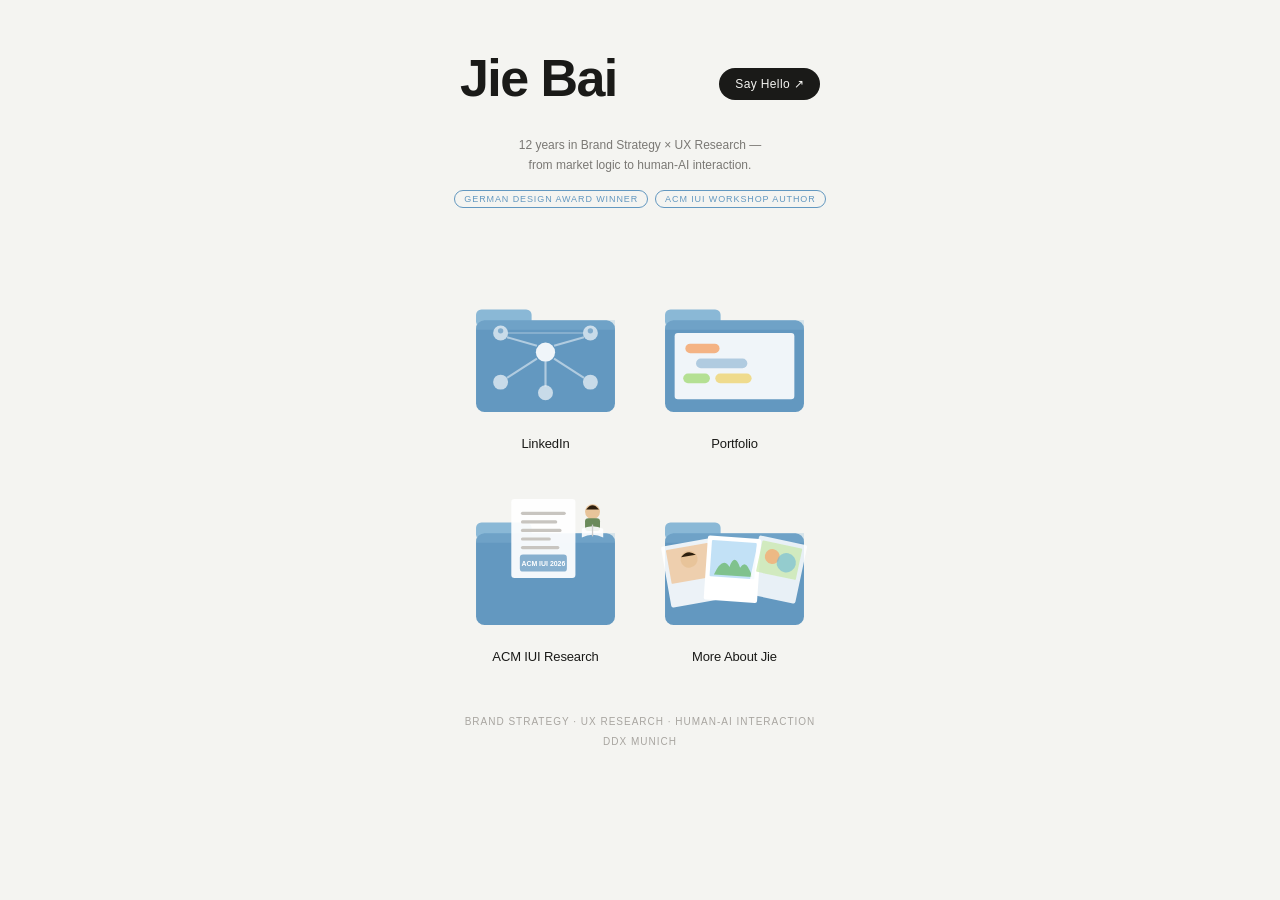
<file: hello (3).html>
<!DOCTYPE html>
<html lang="en">
<head>
<meta charset="UTF-8">
<meta name="viewport" content="width=device-width, initial-scale=1.0">
<title>Jie Bai</title>
<style>
  *, *::before, *::after { box-sizing: border-box; margin: 0; padding: 0; }

  body {
    background: #f4f4f1;
    font-family: 'Helvetica Neue', Helvetica, Arial, sans-serif;
    min-height: 100vh;
    display: flex;
    flex-direction: column;
    align-items: center;
    padding: 52px 24px 48px;
    -webkit-font-smoothing: antialiased;
  }

  .say-hello {
    background: #1a1a18;
    color: #f4f4f1;
    font-family: 'Helvetica Neue', Helvetica, Arial, sans-serif;
    font-size: 12px;
    font-weight: 500;
    letter-spacing: 0.03em;
    padding: 9px 16px;
    border-radius: 24px;
    text-decoration: none;
    transition: background 0.18s, transform 0.15s;
    white-space: nowrap;
  }
  .say-hello:hover { background: #6398c0; transform: scale(1.04); }

  .topbar {
    display: flex;
    align-items: center;
    justify-content: space-between;
    width: 100%;
    max-width: 360px;
    margin-bottom: 20px;
  }

  header { text-align: center; margin-bottom: 48px; }

  h1 {
    font-family: 'Helvetica Neue', Helvetica, Arial, sans-serif;
    font-size: 52px;
    font-weight: 700;
    color: #1a1a18;
    letter-spacing: -0.03em;
    margin-bottom: 12px;
    line-height: 1;
    text-align: left;
  }

  .tagline {
    font-size: 12px;
    color: #7a7874;
    line-height: 1.65;
    max-width: 268px;
    margin: 0 auto 14px;
    font-weight: 400;
  }

  .badges {
    display: flex;
    flex-wrap: wrap;
    gap: 7px;
    justify-content: center;
  }

  .badge {
    font-size: 9px;
    letter-spacing: 0.1em;
    text-transform: uppercase;
    color: #6398c0;
    border: 1px solid #6398c0;
    padding: 3px 9px;
    border-radius: 20px;
    font-weight: 500;
  }

  .grid {
    display: grid;
    grid-template-columns: 1fr 1fr;
    gap: 18px;
    width: 100%;
    max-width: 360px;
  }

  .icon-link {
    display: flex;
    flex-direction: column;
    align-items: center;
    text-decoration: none;
    gap: 9px;
    transition: transform 0.18s ease;
  }
  .icon-link:hover { transform: translateY(-5px); }
  .icon-link:hover .icon-label { color: #b05c3a; }

  .icon-wrap { width: 100%; aspect-ratio: 1; }
  .icon-wrap svg { width: 100%; height: 100%; display: block; }

  .icon-label {
    font-size: 13px;
    color: #1a1a18;
    font-weight: 500;
    letter-spacing: -0.01em;
    transition: color 0.18s;
  }

  footer {
    margin-top: 48px;
    font-size: 10px;
    color: #a8a5a0;
    letter-spacing: 0.1em;
    text-transform: uppercase;
    text-align: center;
    line-height: 2;
  }
</style>
</head>
<body>

<div class="topbar">
  <h1>Jie Bai</h1>
  <a class="say-hello" href="mailto:Jie.CREATE@proton.me">Say Hello ↗</a>
</div>

<header>
  <p class="tagline">12 years in Brand Strategy × UX Research — from market logic to human-AI interaction.</p>
  <div class="badges">
    <span class="badge">German Design Award Winner</span>
    <span class="badge">ACM IUI Workshop Author</span>
  </div>
</header>

<div class="grid">

  <!-- 1. LinkedIn: folder + network, no figure -->
  <a class="icon-link" href="https://www.linkedin.com/in/jiebai321/" target="_blank" rel="noopener">
    <div class="icon-wrap">
      <svg viewBox="0 0 160 160" fill="none" xmlns="http://www.w3.org/2000/svg">
        <rect x="15" y="50" width="52" height="16" rx="5" fill="#8ab8d6"/>
        <rect x="15" y="60" width="130" height="86" rx="8" fill="#6398c0"/>
        <rect x="15" y="60" width="130" height="9" fill="#8ab8d6" opacity="0.3"/>
        <!-- centre node -->
        <circle cx="80" cy="90" r="9" fill="white" opacity="0.9"/>
        <!-- outer nodes -->
        <circle cx="38" cy="72" r="7" fill="white" opacity="0.65"/>
        <circle cx="122" cy="72" r="7" fill="white" opacity="0.65"/>
        <circle cx="38" cy="118" r="7" fill="white" opacity="0.65"/>
        <circle cx="122" cy="118" r="7" fill="white" opacity="0.65"/>
        <circle cx="80" cy="128" r="7" fill="white" opacity="0.65"/>
        <!-- connections from centre -->
        <line x1="72" y1="84" x2="44" y2="76" stroke="white" stroke-width="2" opacity="0.5"/>
        <line x1="88" y1="84" x2="116" y2="76" stroke="white" stroke-width="2" opacity="0.5"/>
        <line x1="72" y1="96" x2="44" y2="114" stroke="white" stroke-width="2" opacity="0.5"/>
        <line x1="88" y1="96" x2="116" y2="114" stroke="white" stroke-width="2" opacity="0.5"/>
        <line x1="80" y1="99" x2="80" y2="122" stroke="white" stroke-width="2" opacity="0.5"/>
        <!-- connection top nodes to each other -->
        <line x1="45" y1="72" x2="115" y2="72" stroke="white" stroke-width="1.5" opacity="0.3"/>
        <!-- avatars in nodes: simple face dots -->
        <circle cx="38" cy="70" r="2.5" fill="#6398c0" opacity="0.7"/>
        <circle cx="122" cy="70" r="2.5" fill="#6398c0" opacity="0.7"/>
      </svg>
    </div>
    <span class="icon-label">LinkedIn</span>
  </a>

  <!-- 2. Portfolio: vertical brush touching canvas -->
  <a class="icon-link" href="https://jiebai.framer.ai/" target="_blank" rel="noopener">
    <div class="icon-wrap">
      <svg viewBox="0 0 160 160" fill="none" xmlns="http://www.w3.org/2000/svg">
        <rect x="15" y="50" width="52" height="16" rx="5" fill="#8ab8d6"/>
        <rect x="15" y="60" width="130" height="86" rx="8" fill="#6398c0"/>
        <rect x="15" y="60" width="130" height="9" fill="#8ab8d6" opacity="0.3"/>
        <!-- canvas on folder -->
        <rect x="24" y="72" width="112" height="62" rx="3" fill="white" opacity="0.9"/>
        <!-- paint strokes on canvas -->
        <rect x="34" y="82" width="32" height="9" rx="4.5" fill="#f5a870" opacity="0.85"/>
        <rect x="44" y="96" width="48" height="9" rx="4.5" fill="#6398c0" opacity="0.45"/>
        <rect x="32" y="110" width="25" height="9" rx="4.5" fill="#a0d870" opacity="0.75"/>
        <rect x="62" y="110" width="34" height="9" rx="4.5" fill="#f0d060" opacity="0.7"/>

      </svg>
    </div>
    <span class="icon-label">Portfolio</span>
  </a>

  <!-- 3. ACM IUI Research -->
  <a class="icon-link" href="https://dl.acm.org/doi/full/10.1145/3742414.3794961" target="_blank" rel="noopener">
    <div class="icon-wrap">
      <svg viewBox="0 0 160 160" fill="none" xmlns="http://www.w3.org/2000/svg">
        <rect x="15" y="50" width="52" height="16" rx="5" fill="#8ab8d6"/>
        <rect x="15" y="60" width="130" height="86" rx="8" fill="#6398c0"/>
        <rect x="15" y="60" width="130" height="9" fill="#8ab8d6" opacity="0.3"/>
        <!-- paper sticking out -->
        <rect x="48" y="28" width="60" height="74" rx="3" fill="white" opacity="0.93"/>
        <rect x="57" y="40" width="42" height="3" rx="1.5" fill="#c8c5c0"/>
        <rect x="57" y="48" width="34" height="3" rx="1.5" fill="#c8c5c0"/>
        <rect x="57" y="56" width="38" height="3" rx="1.5" fill="#c8c5c0"/>
        <rect x="57" y="64" width="28" height="3" rx="1.5" fill="#c8c5c0"/>
        <rect x="57" y="72" width="36" height="3" rx="1.5" fill="#c8c5c0"/>
        <rect x="56" y="80" width="44" height="16" rx="3" fill="#6398c0" opacity="0.75"/>
        <text x="78" y="91" font-family="Helvetica Neue,Helvetica,Arial,sans-serif" font-size="6.5" fill="white" text-anchor="middle" font-weight="700">ACM IUI 2026</text>
        <!-- small reading person -->
        <circle cx="124" cy="40" r="7" fill="#e8c49a"/>
        <path d="M118 38 Q124 30 130 38" fill="#2d1f0e"/>
        <rect x="117" y="46" width="14" height="12" rx="3" fill="#6a8a5a"/>
        <path d="M114 56 Q124 51 134 56 L134 64 Q124 59 114 64Z" fill="white" opacity="0.9"/>
        <line x1="124" y1="52" x2="124" y2="63" stroke="#ccc" stroke-width="1.2"/>
      </svg>
    </div>
    <span class="icon-label">ACM IUI Research</span>
  </a>

  <!-- 4. More About Jie (Instagram) -->
  <a class="icon-link" href="https://www.instagram.com/littleleft/" target="_blank" rel="noopener">
    <div class="icon-wrap">
      <svg viewBox="0 0 160 160" fill="none" xmlns="http://www.w3.org/2000/svg">
        <rect x="15" y="50" width="52" height="16" rx="5" fill="#8ab8d6"/>
        <rect x="15" y="60" width="130" height="86" rx="8" fill="#6398c0"/>
        <rect x="15" y="60" width="130" height="9" fill="#8ab8d6" opacity="0.3"/>
        <!-- polaroid 1: back-left -->
        <g transform="rotate(-10 42 110)">
          <rect x="18" y="68" width="48" height="58" rx="2" fill="white" opacity="0.88"/>
          <rect x="22" y="72" width="40" height="32" rx="1" fill="#f0c090" opacity="0.7"/>
          <circle cx="42" cy="84" r="8" fill="#e8c49a"/>
          <path d="M35 81 Q42 74 49 81" fill="#2d1f0e"/>
        </g>
        <!-- polaroid 2: front-centre -->
        <g transform="rotate(4 80 110)">
          <rect x="52" y="64" width="50" height="60" rx="2" fill="white"/>
          <rect x="56" y="68" width="42" height="34" rx="1" fill="#a8d4f2" opacity="0.7"/>
          <path d="M60 100 Q67 82 74 92 Q78 78 84 92 Q89 82 96 100Z" fill="#6ab86a" opacity="0.75"/>
        </g>
        <!-- polaroid 3: back-right -->
        <g transform="rotate(12 118 108)">
          <rect x="94" y="66" width="46" height="56" rx="2" fill="white" opacity="0.85"/>
          <rect x="98" y="70" width="38" height="30" rx="1" fill="#c8e8a8" opacity="0.7"/>
          <circle cx="110" cy="83" r="7" fill="#f5a870" opacity="0.75"/>
          <circle cx="124" cy="86" r="9" fill="#6ab8d8" opacity="0.6"/>
        </g>
      </svg>
    </div>
    <span class="icon-label">More About Jie</span>
  </a>

</div>

<footer>
  Brand Strategy · UX Research · Human-AI Interaction<br>
  DDX Munich
</footer>

</body>
</html>
</file>
